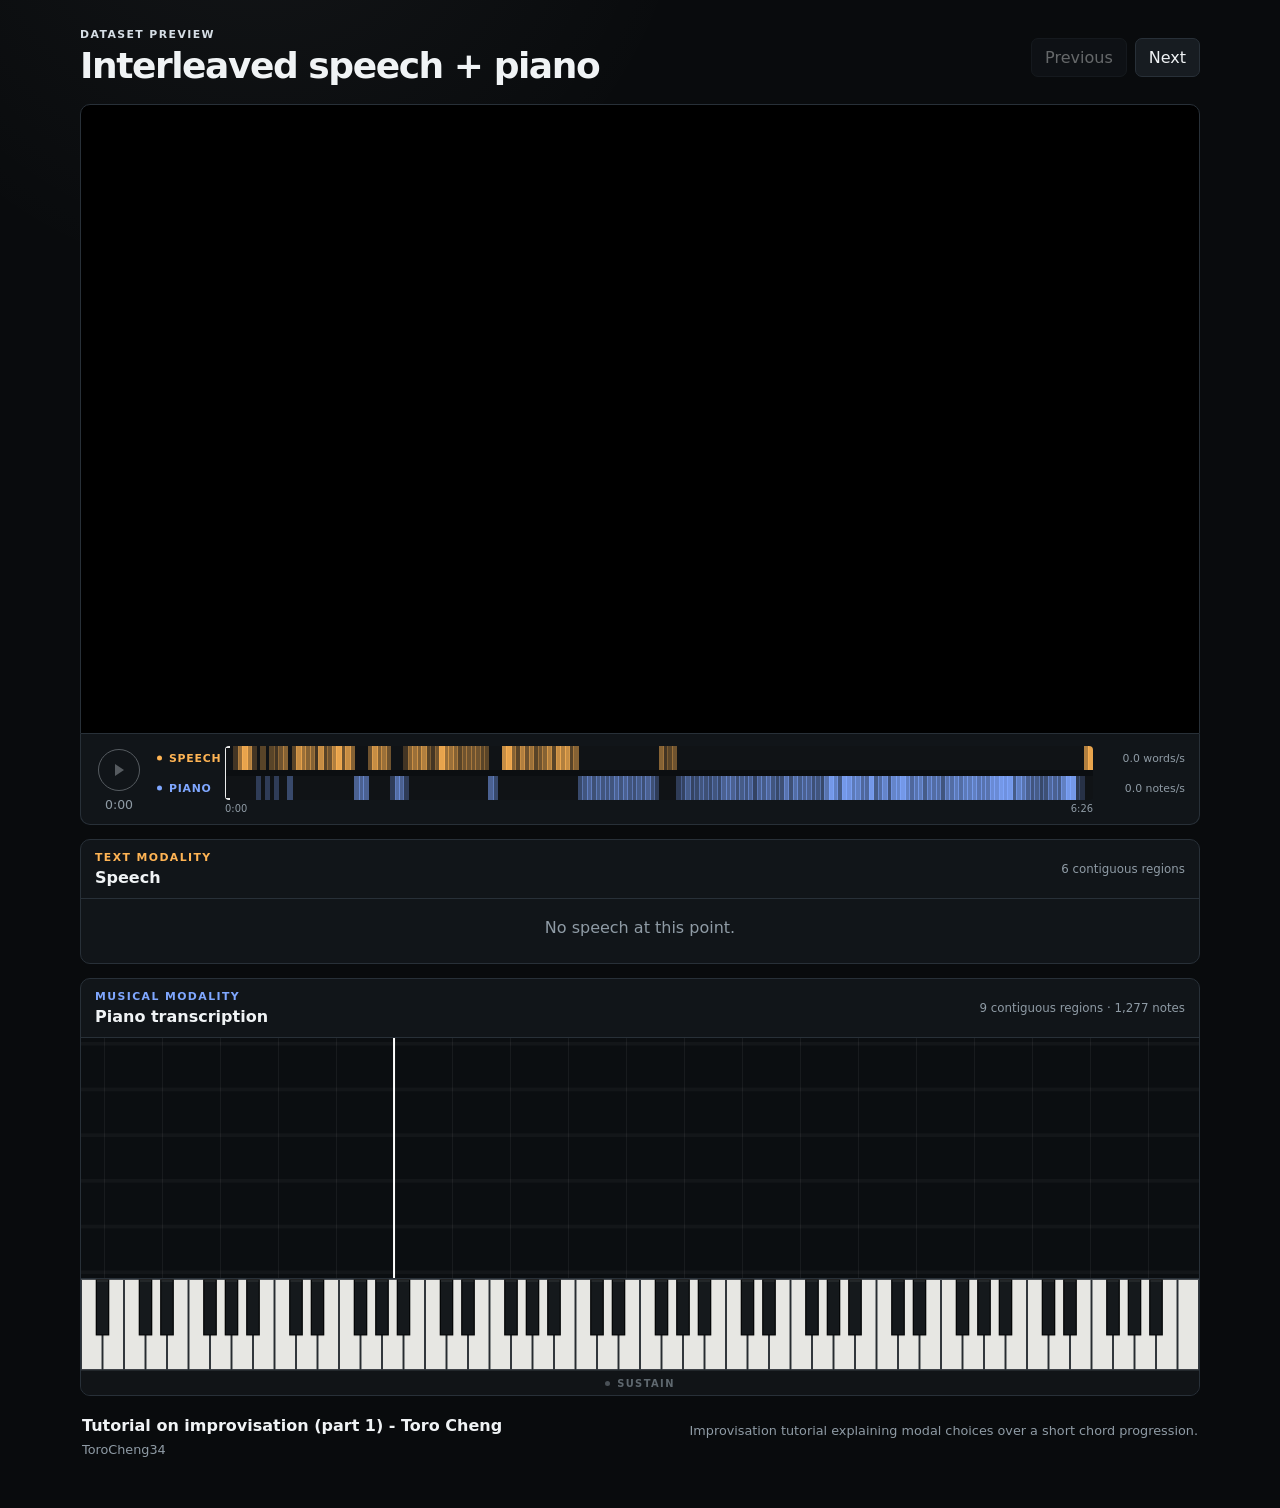
<file: index.html>
<!doctype html>
<html lang="en">
  <head>
    <meta charset="UTF-8" />
    <meta name="viewport" content="width=device-width, initial-scale=1" />
    <meta name="color-scheme" content="dark" />
    <title>Interleaved speech and piano</title>
    <link rel="stylesheet" href="./src/styles.css" />
  </head>
  <body>
    <main class="page-shell">
      <header class="page-header">
        <div>
          <p class="eyebrow">Dataset preview</p>
          <h1>Interleaved speech + piano</h1>
        </div>
        <nav class="sample-nav" aria-label="Example navigation">
          <button id="previous-sample" type="button" disabled>Previous</button>
          <button id="next-sample" type="button">Next</button>
        </nav>
      </header>

      <section class="video-panel" aria-label="YouTube video">
        <div id="youtube-player"></div>
      </section>

      <section class="transport" aria-label="Playback controls">
        <div class="transport-action">
          <button id="play-button" class="play-button" type="button" aria-label="Play" disabled>
            <span class="play-icon" aria-hidden="true"></span>
            <span id="play-label" class="visually-hidden">Play</span>
          </button>
          <span id="current-time" class="time">0:00</span>
        </div>
        <div class="transport-timeline">
          <div id="activity-overview" class="activity-overview">
            <span class="activity-name speech-activity-name">Speech</span>
            <span class="activity-name piano-activity-name">Piano</span>
            <div class="activity-map-wrap">
              <canvas id="activity-map" aria-hidden="true"></canvas>
              <input
                id="seek"
                class="activity-seek"
                type="range"
                min="0"
                max="1"
                value="0"
                step="0.1"
                aria-label="Playback position"
              />
            </div>
            <output id="speech-rate" class="activity-rate speech-activity-rate">0.0 words/s</output>
            <output id="piano-rate" class="activity-rate piano-activity-rate">0.0 notes/s</output>
          </div>
          <div class="timeline-scale" aria-hidden="true">
            <div class="timeline-scale-range">
              <span>0:00</span>
              <span id="duration">0:00</span>
            </div>
          </div>
        </div>
      </section>

      <section class="timeline-panel speech-panel" aria-labelledby="speech-heading">
        <header class="panel-header">
          <div>
            <p class="track-label">Text modality</p>
            <h2 id="speech-heading">Speech</h2>
          </div>
          <p><span id="speech-count">0</span> contiguous regions</p>
        </header>
        <p id="caption-readout" class="caption-readout" aria-live="polite">No speech at this point.</p>
      </section>

      <section class="timeline-panel piano-panel" aria-labelledby="piano-heading">
        <header class="panel-header">
          <div>
            <p class="track-label">Musical modality</p>
            <h2 id="piano-heading">Piano transcription</h2>
          </div>
          <p><span id="piano-count">0</span> contiguous regions · <span id="note-count">0</span> notes</p>
        </header>
        <canvas id="piano-roll" aria-label="Scrolling MIDI piano roll"></canvas>
        <canvas id="piano-keyboard" aria-label="Piano keyboard showing currently pressed notes"></canvas>
        <div id="piano-pedal" class="piano-pedal" role="status" aria-label="Sustain pedal released">
          <span class="pedal-light" aria-hidden="true"></span>
          <span>Sustain</span>
        </div>
      </section>

      <footer class="sample-meta">
        <div>
          <h2 id="sample-title">Loading…</h2>
          <p id="sample-channel"></p>
        </div>
        <p id="sample-rationale"></p>
      </footer>
    </main>

    <script type="module" src="./src/app.js"></script>
  </body>
</html>
</file>
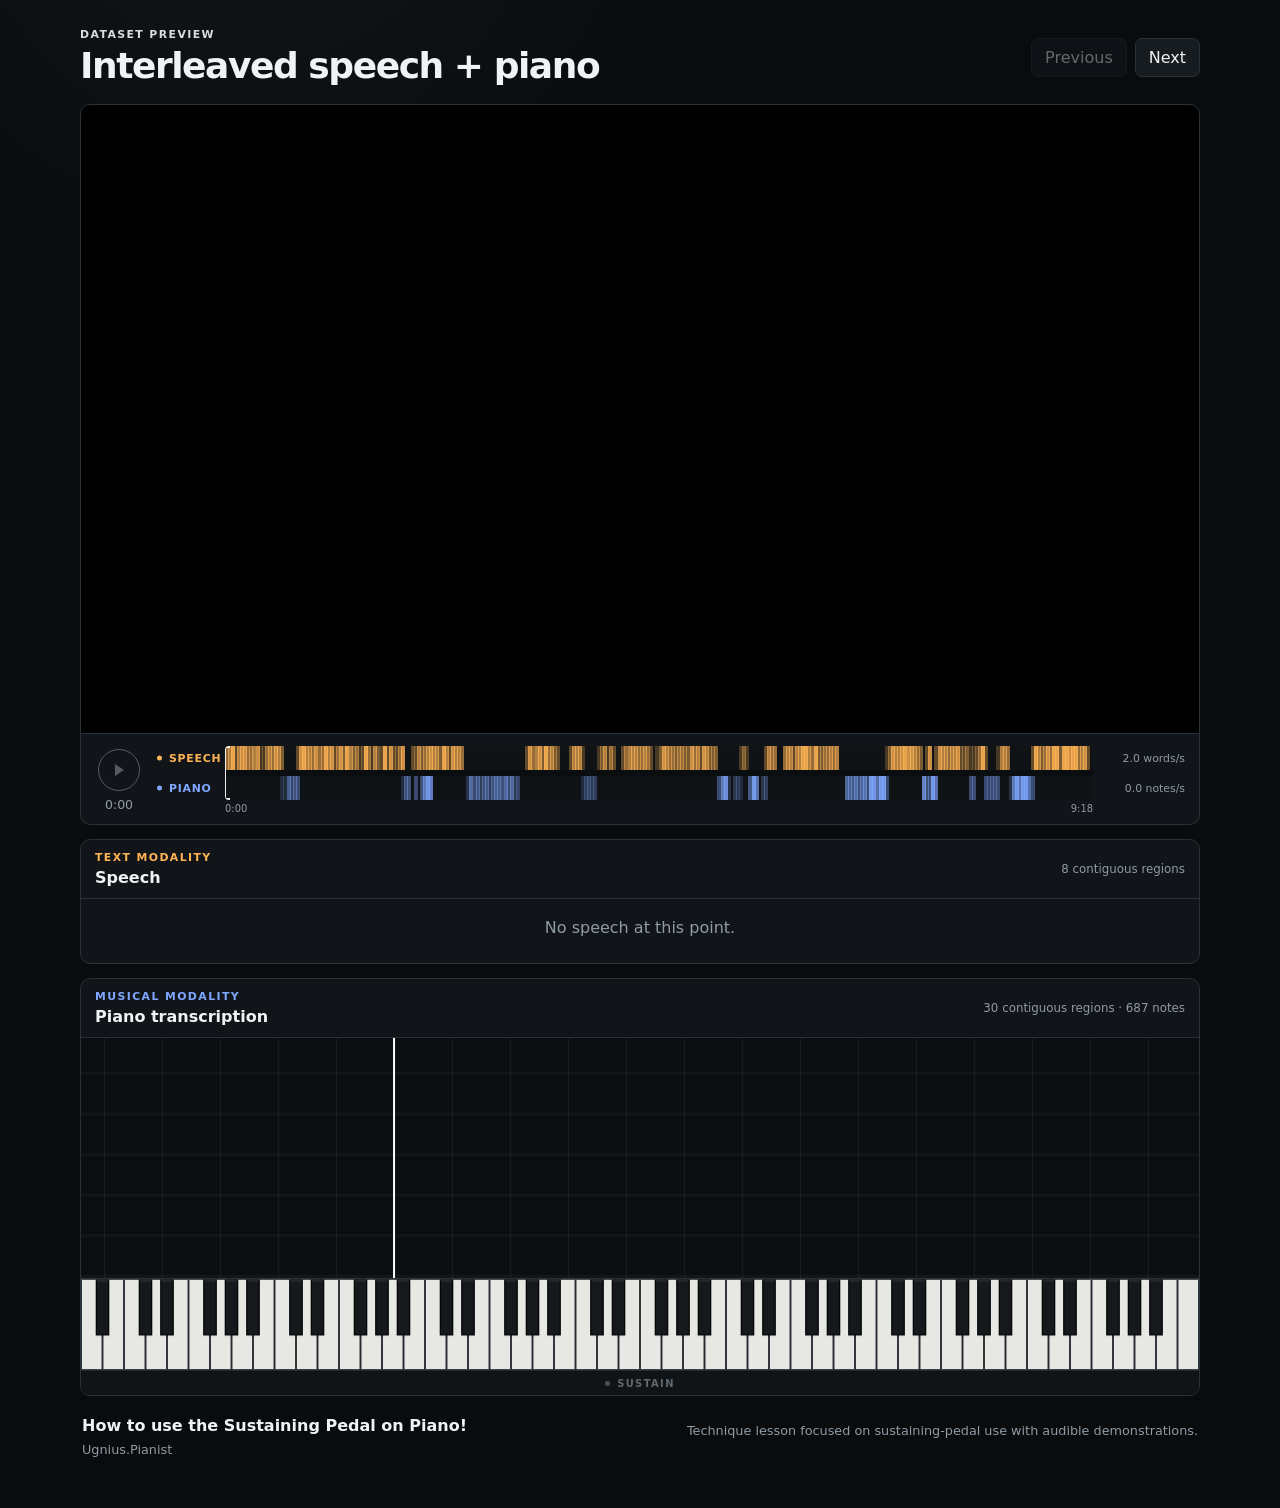
<file: src/index.html>
<!doctype html>
<html lang="en">
  <head>
    <meta charset="UTF-8" />
    <meta name="viewport" content="width=device-width, initial-scale=1" />
    <meta name="color-scheme" content="dark" />
    <title>Interleaved speech and piano</title>
    <link rel="stylesheet" href="./styles.css" />
  </head>
  <body>
    <main class="page-shell">
      <header class="page-header">
        <div>
          <p class="eyebrow">Dataset preview</p>
          <h1>Interleaved speech + piano</h1>
        </div>
        <nav class="sample-nav" aria-label="Example navigation">
          <button id="previous-sample" type="button" disabled>Previous</button>
          <button id="next-sample" type="button">Next</button>
        </nav>
      </header>

      <section class="video-panel" aria-label="YouTube video">
        <div id="youtube-player"></div>
      </section>

      <section class="transport" aria-label="Playback controls">
        <div class="transport-action">
          <button id="play-button" class="play-button" type="button" aria-label="Play" disabled>
            <span class="play-icon" aria-hidden="true"></span>
            <span id="play-label" class="visually-hidden">Play</span>
          </button>
          <span id="current-time" class="time">0:00</span>
        </div>
        <div class="transport-timeline">
          <div id="activity-overview" class="activity-overview">
            <span class="activity-name speech-activity-name">Speech</span>
            <span class="activity-name piano-activity-name">Piano</span>
            <div class="activity-map-wrap">
              <canvas id="activity-map" aria-hidden="true"></canvas>
              <input
                id="seek"
                class="activity-seek"
                type="range"
                min="0"
                max="1"
                value="0"
                step="0.1"
                aria-label="Playback position"
              />
            </div>
            <output id="speech-rate" class="activity-rate speech-activity-rate">0.0 words/s</output>
            <output id="piano-rate" class="activity-rate piano-activity-rate">0.0 notes/s</output>
          </div>
          <div class="timeline-scale" aria-hidden="true">
            <div class="timeline-scale-range">
              <span>0:00</span>
              <span id="duration">0:00</span>
            </div>
          </div>
        </div>
      </section>

      <section class="timeline-panel speech-panel" aria-labelledby="speech-heading">
        <header class="panel-header">
          <div>
            <p class="track-label">Text modality</p>
            <h2 id="speech-heading">Speech</h2>
          </div>
          <p><span id="speech-count">0</span> contiguous regions</p>
        </header>
        <p id="caption-readout" class="caption-readout" aria-live="polite">No speech at this point.</p>
      </section>

      <section class="timeline-panel piano-panel" aria-labelledby="piano-heading">
        <header class="panel-header">
          <div>
            <p class="track-label">Musical modality</p>
            <h2 id="piano-heading">Piano transcription</h2>
          </div>
          <p><span id="piano-count">0</span> contiguous regions · <span id="note-count">0</span> notes</p>
        </header>
        <canvas id="piano-roll" aria-label="Scrolling MIDI piano roll"></canvas>
        <canvas id="piano-keyboard" aria-label="Piano keyboard showing currently pressed notes"></canvas>
        <div id="piano-pedal" class="piano-pedal" role="status" aria-label="Sustain pedal released">
          <span class="pedal-light" aria-hidden="true"></span>
          <span>Sustain</span>
        </div>
      </section>

      <footer class="sample-meta">
        <div>
          <h2 id="sample-title">Loading…</h2>
          <p id="sample-channel"></p>
        </div>
        <p id="sample-rationale"></p>
      </footer>
    </main>

    <script type="module" src="./app.js"></script>
  </body>
</html>
</file>
<file: src/styles.css>
:root {
  color-scheme: dark;
  --bg: #090b0d;
  --surface: #111519;
  --surface-raised: #171c21;
  --line: #283038;
  --text: #f0f3f5;
  --muted: #8f9ba5;
  --control: #d6dee5;
  --control-soft: rgba(214, 222, 229, 0.1);
  --speech: #ffb454;
  --speech-soft: rgba(255, 180, 84, 0.16);
  --piano: #7fa7ff;
  --piano-soft: rgba(127, 167, 255, 0.14);
  --playhead-position: 28%;
  font-family: Inter, ui-sans-serif, system-ui, -apple-system, BlinkMacSystemFont, "Segoe UI", sans-serif;
  background: var(--bg);
  color: var(--text);
}

* { box-sizing: border-box; }

html { background: var(--bg); }

body {
  margin: 0;
  min-width: 320px;
  background:
    radial-gradient(circle at 20% -10%, rgba(214, 222, 229, 0.05), transparent 28rem),
    var(--bg);
}

button, input { font: inherit; }

.visually-hidden {
  position: absolute;
  width: 1px;
  height: 1px;
  overflow: hidden;
  clip: rect(0 0 0 0);
  clip-path: inset(50%);
  white-space: nowrap;
}

.page-shell {
  width: min(1120px, calc(100% - 32px));
  margin: 0 auto;
  padding: 28px 0 48px;
}

.page-header,
.panel-header,
.sample-meta,
.transport {
  display: flex;
  align-items: center;
}

.page-header {
  justify-content: space-between;
  gap: 24px;
  margin-bottom: 18px;
}

h1, h2, p { margin: 0; }

h1 {
  font-size: clamp(1.5rem, 3vw, 2.25rem);
  letter-spacing: -0.04em;
}

.eyebrow,
.track-label {
  margin-bottom: 4px;
  color: var(--piano);
  font-size: 0.68rem;
  font-weight: 750;
  letter-spacing: 0.13em;
  text-transform: uppercase;
}

.eyebrow { color: var(--control); }

.sample-nav { display: flex; gap: 8px; }

.sample-nav button {
  border: 1px solid var(--line);
  border-radius: 7px;
  background: var(--surface-raised);
  color: var(--text);
  padding: 9px 13px;
  cursor: pointer;
}

.sample-nav button:hover:not(:disabled) { border-color: var(--muted); }
.sample-nav button:disabled { opacity: 0.4; cursor: default; }

.video-panel {
  position: relative;
  width: 100%;
  overflow: hidden;
  aspect-ratio: 16 / 9;
  border: 1px solid var(--line);
  border-radius: 10px 10px 0 0;
  background: #000;
}

.video-panel iframe,
#youtube-player {
  position: absolute;
  inset: 0;
  display: block;
  width: 100% !important;
  height: 100% !important;
  border: 0;
}

.transport {
  align-items: center;
  gap: 14px;
  min-height: 90px;
  padding: 12px 14px 10px;
  border: 1px solid var(--line);
  border-top: 0;
  border-radius: 0 0 10px 10px;
  background: var(--surface);
}

.transport-action {
  display: flex;
  width: 48px;
  flex: 0 0 48px;
  align-items: center;
  flex-direction: column;
  gap: 6px;
}

.transport-timeline {
  min-width: 0;
  flex: 1;
}

.play-button {
  display: inline-flex;
  align-items: center;
  justify-content: center;
  width: 42px;
  height: 42px;
  border: 1px solid var(--control);
  border-radius: 50%;
  background: transparent;
  color: var(--control);
  padding: 0;
  cursor: pointer;
}

.play-icon {
  position: relative;
  display: block;
  width: 12px;
  height: 14px;
}

.play-icon::before {
  position: absolute;
  top: 1px;
  left: 2px;
  width: 0;
  height: 0;
  border-top: 6px solid transparent;
  border-bottom: 6px solid transparent;
  border-left: 9px solid currentColor;
  content: "";
}

.play-button.is-playing .play-icon::before {
  top: 1px;
  left: 1px;
  width: 3px;
  height: 12px;
  border: 0;
  background: currentColor;
  box-shadow: 7px 0 0 currentColor;
}

.play-button:disabled { opacity: 0.35; cursor: wait; }
.play-button:not(:disabled):hover { background: var(--control-soft); }
.play-button:focus-visible { outline: 1px solid var(--text); outline-offset: 3px; }

.time {
  color: var(--muted);
  font-variant-numeric: tabular-nums;
  font-size: 0.78rem;
}

.timeline-panel {
  margin-top: 14px;
  overflow: hidden;
  border: 1px solid var(--line);
  border-radius: 10px;
  background: var(--surface);
}

.activity-overview {
  display: grid;
  grid-template-columns: 58px minmax(0, 1fr) 82px;
  grid-template-rows: 24px 24px;
  align-items: center;
  gap: 6px 10px;
}

.activity-overview:has(.activity-seek:focus-visible) {
  outline: 1px solid var(--text);
  outline-offset: 4px;
  border-radius: 4px;
}

.activity-name {
  position: relative;
  padding-left: 12px;
  color: var(--muted);
  font-size: 0.68rem;
  font-weight: 750;
  letter-spacing: 0.07em;
  text-transform: uppercase;
}

.activity-name::before {
  position: absolute;
  top: 50%;
  left: 0;
  width: 5px;
  height: 5px;
  border-radius: 50%;
  background: currentColor;
  content: "";
  transform: translateY(-50%);
}

.speech-activity-name { grid-column: 1; grid-row: 1; color: var(--speech); }
.piano-activity-name { grid-column: 1; grid-row: 2; color: var(--piano); }

.activity-map-wrap {
  position: relative;
  grid-column: 2;
  grid-row: 1 / 3;
  width: 100%;
  height: 54px;
}

#activity-map,
.activity-seek {
  position: absolute;
  inset: 0;
  display: block;
  width: 100%;
  height: 54px;
  margin: 0;
}

#activity-map {
  border-radius: 4px;
  background: #0b0e11;
}

.activity-seek {
  z-index: 1;
  appearance: none;
  border: 0;
  background: transparent;
  cursor: crosshair;
  opacity: 0.001;
  touch-action: none;
}

.activity-seek::-webkit-slider-runnable-track { height: 54px; background: transparent; }
.activity-seek::-webkit-slider-thumb { width: 1px; height: 54px; appearance: none; }
.activity-seek::-moz-range-track { height: 54px; background: transparent; }
.activity-seek::-moz-range-thumb { width: 1px; height: 54px; border: 0; background: transparent; }

.activity-rate {
  color: var(--muted);
  font-size: 0.68rem;
  font-variant-numeric: tabular-nums;
  text-align: right;
  white-space: nowrap;
}

.speech-activity-rate { grid-column: 3; grid-row: 1; }
.piano-activity-rate { grid-column: 3; grid-row: 2; }

.timeline-scale {
  display: grid;
  grid-template-columns: 58px minmax(0, 1fr) 82px;
  gap: 10px;
  margin-top: 3px;
}

.timeline-scale-range {
  display: flex;
  grid-column: 2;
  justify-content: space-between;
  color: var(--muted);
  font-size: 0.62rem;
  font-variant-numeric: tabular-nums;
}

.panel-header {
  justify-content: space-between;
  padding: 11px 14px;
  border-bottom: 1px solid var(--line);
}

.panel-header h2 { font-size: 1rem; }
.panel-header > p { color: var(--muted); font-size: 0.74rem; }
.speech-panel .track-label { color: var(--speech); }

.caption-readout {
  min-height: 64px;
  padding: 17px 18px;
  color: var(--muted);
  line-height: 1.5;
  text-align: center;
}

.caption-readout .current-word {
  color: var(--text);
  font-weight: 750;
}

#piano-roll {
  display: block;
  width: 100%;
  height: 240px;
  background: #0b0e11;
}

#piano-keyboard {
  display: block;
  width: 100%;
  height: 92px;
  border-top: 1px solid var(--line);
  background: #090b0d;
}

.piano-pedal {
  display: flex;
  align-items: center;
  justify-content: center;
  gap: 7px;
  height: 25px;
  border-top: 1px solid #23282c;
  background: #111417;
  color: #5f686f;
  font-size: 0.62rem;
  font-weight: 750;
  letter-spacing: 0.14em;
  text-transform: uppercase;
  transition: background 100ms ease, color 100ms ease, border-color 100ms ease;
}

.pedal-light {
  width: 5px;
  height: 5px;
  border-radius: 50%;
  background: #4a5157;
  transition: background 100ms ease, box-shadow 100ms ease;
}

.piano-pedal.active {
  border-top-color: rgba(127, 167, 255, 0.7);
  background: rgba(64, 91, 153, 0.52);
  color: #dbe6ff;
}

.piano-pedal.active .pedal-light {
  background: var(--piano);
  box-shadow: 0 0 8px rgba(127, 167, 255, 0.8);
}

.sample-meta {
  align-items: flex-start;
  justify-content: space-between;
  gap: 36px;
  padding: 20px 2px 0;
}

.sample-meta h2 { font-size: 1rem; }
.sample-meta p { margin-top: 5px; color: var(--muted); line-height: 1.55; font-size: 0.8rem; }
.sample-meta > p { max-width: 560px; text-align: right; }

@media (max-width: 720px) {
  .page-shell { width: min(100% - 18px, 1120px); padding-top: 14px; }
  .page-header { align-items: stretch; flex-direction: column; gap: 12px; }
  .transport { gap: 9px; padding-inline: 10px; }
  .transport-action { width: 44px; flex-basis: 44px; }
  .activity-overview,
  .timeline-scale { grid-template-columns: 48px minmax(0, 1fr) 76px; gap-inline: 6px; }
  .activity-name { padding-left: 0; font-size: 0.63rem; }
  .activity-name::before { display: none; }
  .activity-rate { font-size: 0.62rem; }
  .sample-meta { flex-direction: column; gap: 8px; }
  .sample-meta > p { text-align: left; }
  #piano-roll { height: 200px; }
  #piano-keyboard { height: 76px; }
}

@media (max-width: 520px) {
  .activity-overview,
  .timeline-scale { grid-template-columns: 45px minmax(0, 1fr); }
  .activity-rate { display: none; }
}

@media (prefers-reduced-motion: reduce) {
  * { scroll-behavior: auto !important; transition: none !important; }
}
</file>
